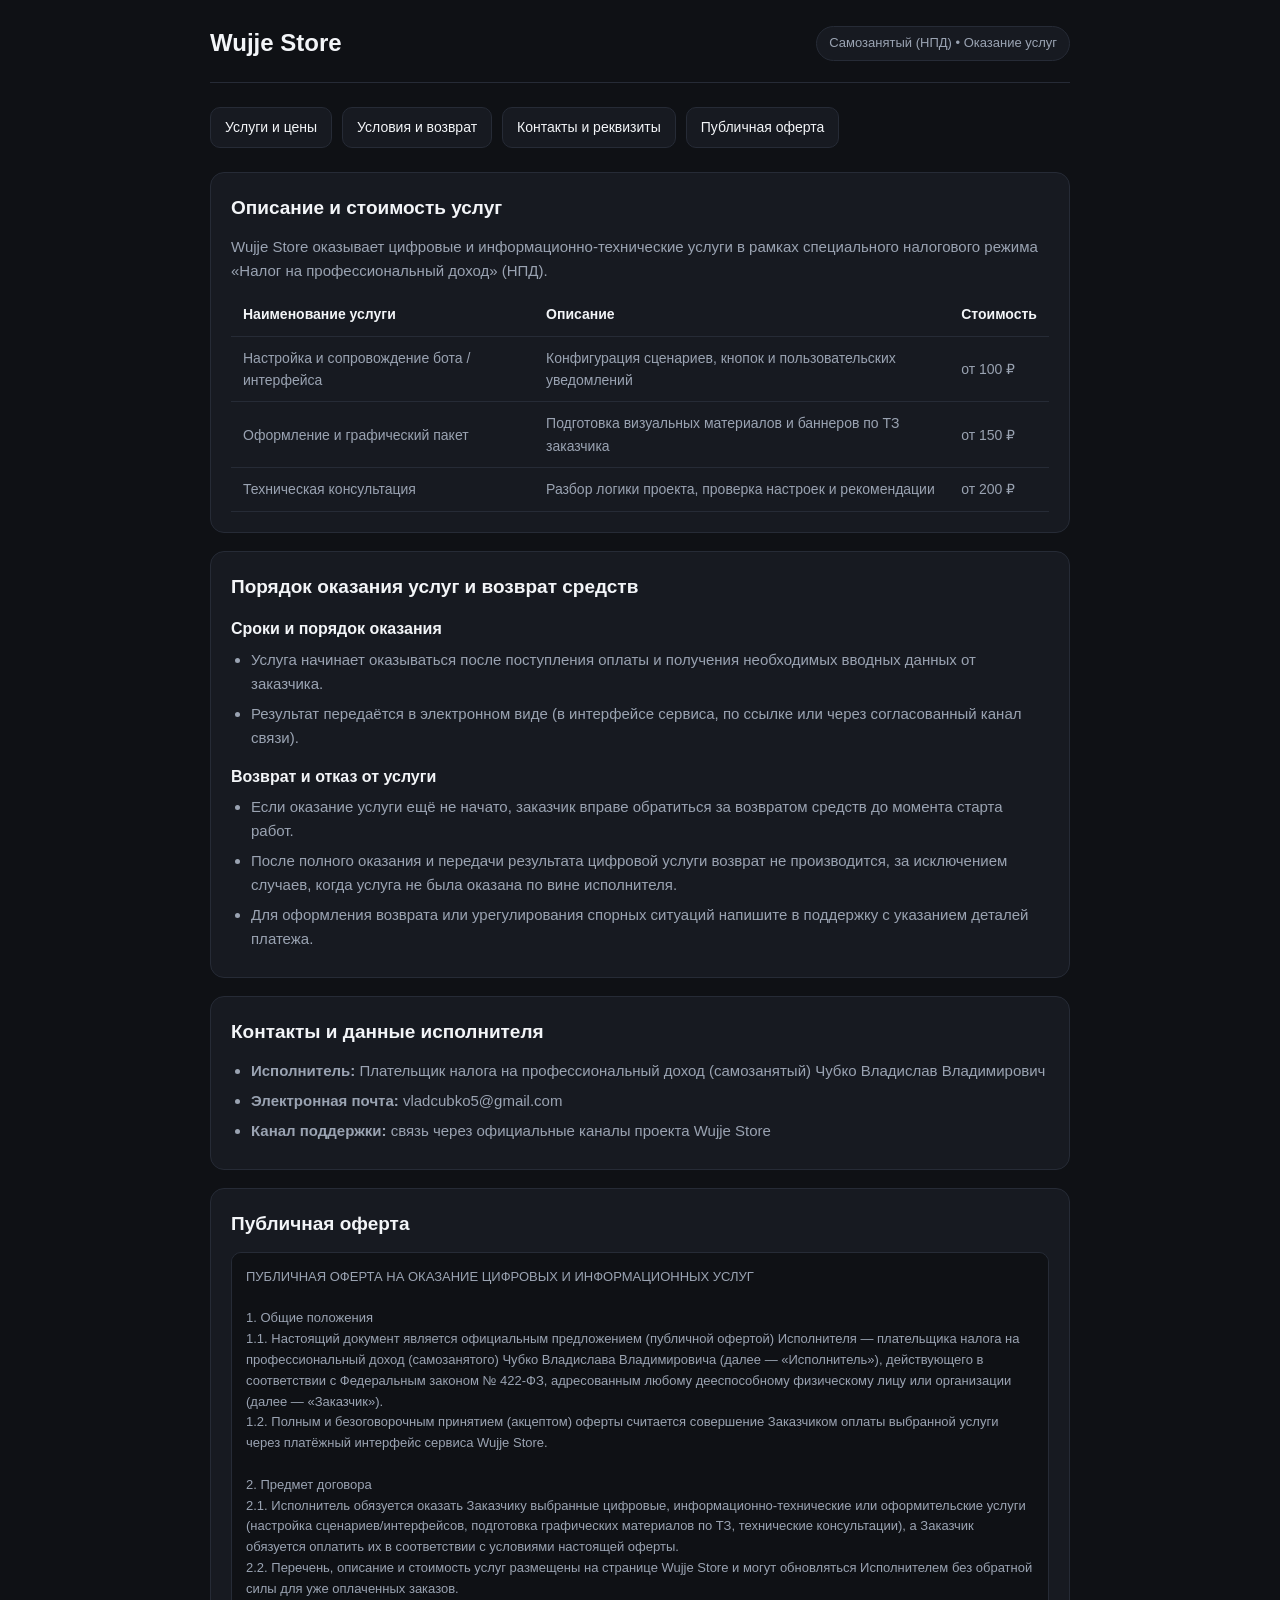
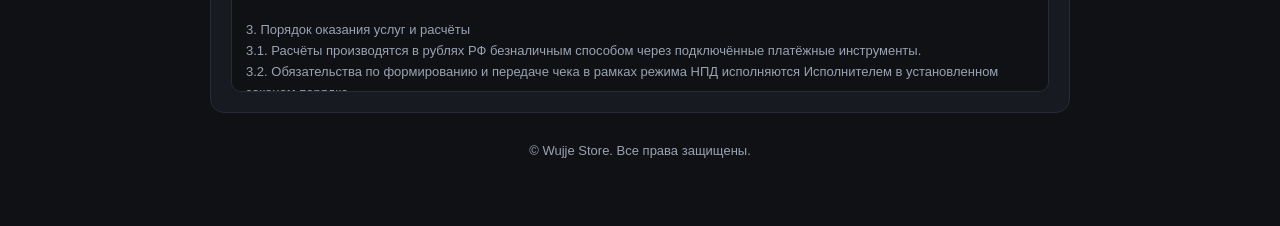
<file: offer.html>
<!DOCTYPE html>
<html lang="ru">
<head>
  <meta charset="UTF-8" />
  <meta name="viewport" content="width=device-width, initial-scale=1.0" />
  <title>Wujje Store — Услуги и публичная оферта</title>
  <style>
    :root {
      --bg: #0f1115;
      --card: #171a21;
      --text: #f3f5f8;
      --muted: #9aa3b2;
      --accent: #4f7cff;
      --border: #262b36;
    }
    * { box-sizing: border-box; margin: 0; padding: 0; }
    body {
      font-family: -apple-system, BlinkMacSystemFont, "Segoe UI", Roboto, sans-serif;
      background: var(--bg);
      color: var(--text);
      line-height: 1.6;
      padding: 24px 16px 64px;
    }
    .container { max-width: 860px; margin: 0 auto; }
    header {
      display: flex;
      flex-wrap: wrap;
      justify-content: space-between;
      align-items: center;
      gap: 12px;
      padding-bottom: 20px;
      border-bottom: 1px solid var(--border);
      margin-bottom: 24px;
    }
    .brand { font-size: 24px; font-weight: 700; }
    .badge {
      font-size: 13px;
      color: var(--muted);
      background: var(--card);
      border: 1px solid var(--border);
      padding: 6px 12px;
      border-radius: 999px;
    }
    nav { display: flex; flex-wrap: wrap; gap: 10px; margin-bottom: 24px; }
    nav a {
      color: var(--text);
      text-decoration: none;
      font-size: 14px;
      background: var(--card);
      border: 1px solid var(--border);
      padding: 8px 14px;
      border-radius: 10px;
    }
    nav a:hover { border-color: var(--accent); }
    section {
      background: var(--card);
      border: 1px solid var(--border);
      border-radius: 14px;
      padding: 20px;
      margin-bottom: 18px;
    }
    h2 { font-size: 19px; margin-bottom: 12px; }
    h3 { font-size: 16px; margin: 14px 0 6px; }
    p, li { color: var(--muted); font-size: 15px; }
    ul { padding-left: 20px; }
    li { margin-bottom: 6px; }
    table { width: 100%; border-collapse: collapse; margin-top: 10px; }
    th, td {
      text-align: left;
      padding: 10px 12px;
      border-bottom: 1px solid var(--border);
      font-size: 14px;
    }
    th { color: var(--text); }
    td { color: var(--muted); }
    .offer-box {
      white-space: pre-wrap;
      background: var(--bg);
      border: 1px solid var(--border);
      border-radius: 10px;
      padding: 14px;
      color: var(--muted);
      font-size: 13px;
      max-height: 440px;
      overflow-y: auto;
    }
    footer {
      text-align: center;
      color: var(--muted);
      font-size: 13px;
      margin-top: 28px;
    }
  </style>
</head>
<body>
  <div class="container">
    <header>
      <div class="brand">Wujje Store</div>
      <div class="badge">Самозанятый (НПД) • Оказание услуг</div>
    </header>

    <nav>
      <a href="#services">Услуги и цены</a>
      <a href="#terms">Условия и возврат</a>
      <a href="#contacts">Контакты и реквизиты</a>
      <a href="#offer">Публичная оферта</a>
    </nav>

    <section id="services">
      <h2>Описание и стоимость услуг</h2>
      <p>
        Wujje Store оказывает цифровые и информационно-технические услуги в рамках специального налогового режима «Налог на профессиональный доход» (НПД).
      </p>
      <table>
        <thead>
          <tr>
            <th>Наименование услуги</th>
            <th>Описание</th>
            <th>Стоимость</th>
          </tr>
        </thead>
        <tbody>
          <tr>
            <td>Настройка и сопровождение бота / интерфейса</td>
            <td>Конфигурация сценариев, кнопок и пользовательских уведомлений</td>
            <td>от 100 ₽</td>
          </tr>
          <tr>
            <td>Оформление и графический пакет</td>
            <td>Подготовка визуальных материалов и баннеров по ТЗ заказчика</td>
            <td>от 150 ₽</td>
          </tr>
          <tr>
            <td>Техническая консультация</td>
            <td>Разбор логики проекта, проверка настроек и рекомендации</td>
            <td>от 200 ₽</td>
          </tr>
        </tbody>
      </table>
    </section>

    <section id="terms">
      <h2>Порядок оказания услуг и возврат средств</h2>
      <h3>Сроки и порядок оказания</h3>
      <ul>
        <li>Услуга начинает оказываться после поступления оплаты и получения необходимых вводных данных от заказчика.</li>
        <li>Результат передаётся в электронном виде (в интерфейсе сервиса, по ссылке или через согласованный канал связи).</li>
      </ul>
      <h3>Возврат и отказ от услуги</h3>
      <ul>
        <li>Если оказание услуги ещё не начато, заказчик вправе обратиться за возвратом средств до момента старта работ.</li>
        <li>После полного оказания и передачи результата цифровой услуги возврат не производится, за исключением случаев, когда услуга не была оказана по вине исполнителя.</li>
        <li>Для оформления возврата или урегулирования спорных ситуаций напишите в поддержку с указанием деталей платежа.</li>
      </ul>
    </section>

    <section id="contacts">
      <h2>Контакты и данные исполнителя</h2>
      <ul>
        <li><strong>Исполнитель:</strong> Плательщик налога на профессиональный доход (самозанятый) Чубко Владислав Владимирович</li>
        <li><strong>Электронная почта:</strong> vladcubko5@gmail.com</li>
        <li><strong>Канал поддержки:</strong> связь через официальные каналы проекта Wujje Store</li>
      </ul>
    </section>

    <section id="offer">
      <h2>Публичная оферта</h2>
      <div class="offer-box">ПУБЛИЧНАЯ ОФЕРТА НА ОКАЗАНИЕ ЦИФРОВЫХ И ИНФОРМАЦИОННЫХ УСЛУГ

1. Общие положения
1.1. Настоящий документ является официальным предложением (публичной офертой) Исполнителя — плательщика налога на профессиональный доход (самозанятого) Чубко Владислава Владимировича (далее — «Исполнитель»), действующего в соответствии с Федеральным законом № 422-ФЗ, адресованным любому дееспособному физическому лицу или организации (далее — «Заказчик»).
1.2. Полным и безоговорочным принятием (акцептом) оферты считается совершение Заказчиком оплаты выбранной услуги через платёжный интерфейс сервиса Wujje Store.

2. Предмет договора
2.1. Исполнитель обязуется оказать Заказчику выбранные цифровые, информационно-технические или оформительские услуги (настройка сценариев/интерфейсов, подготовка графических материалов по ТЗ, технические консультации), а Заказчик обязуется оплатить их в соответствии с условиями настоящей оферты.
2.2. Перечень, описание и стоимость услуг размещены на странице Wujje Store и могут обновляться Исполнителем без обратной силы для уже оплаченных заказов.

3. Порядок оказания услуг и расчёты
3.1. Расчёты производятся в рублях РФ безналичным способом через подключённые платёжные инструменты.
3.2. Обязательства по формированию и передаче чека в рамках режима НПД исполняются Исполнителем в установленном законом порядке.
3.3. Оказание услуги начинается после поступления оплаты и передачи Заказчиком необходимых исходных данных/требований. Результат предоставляется в электронном виде.

4. Возврат средств и ответственность
4.1. Заказчик вправе запросить возврат уплаченных средств до начала оказания услуги. После начала работ или передачи результата услуги возврат осуществляется только при невозможности оказания услуги по вине Исполнителя.
4.2. Исполнитель не несёт ответственности за сбои в работе сторонних сервисов, сетей связи или платёжных шлюзов, возникшие не по вине Исполнителя.

5. Контакты Исполнителя
Исполнитель: Чубко Владислав Владимирович (плательщик НПД)
E-mail: vladcubko5@gmail.com</div>
    </section>

    <footer>
      © Wujje Store. Все права защищены.
    </footer>
  </div>
</body>
</html>
</file>
